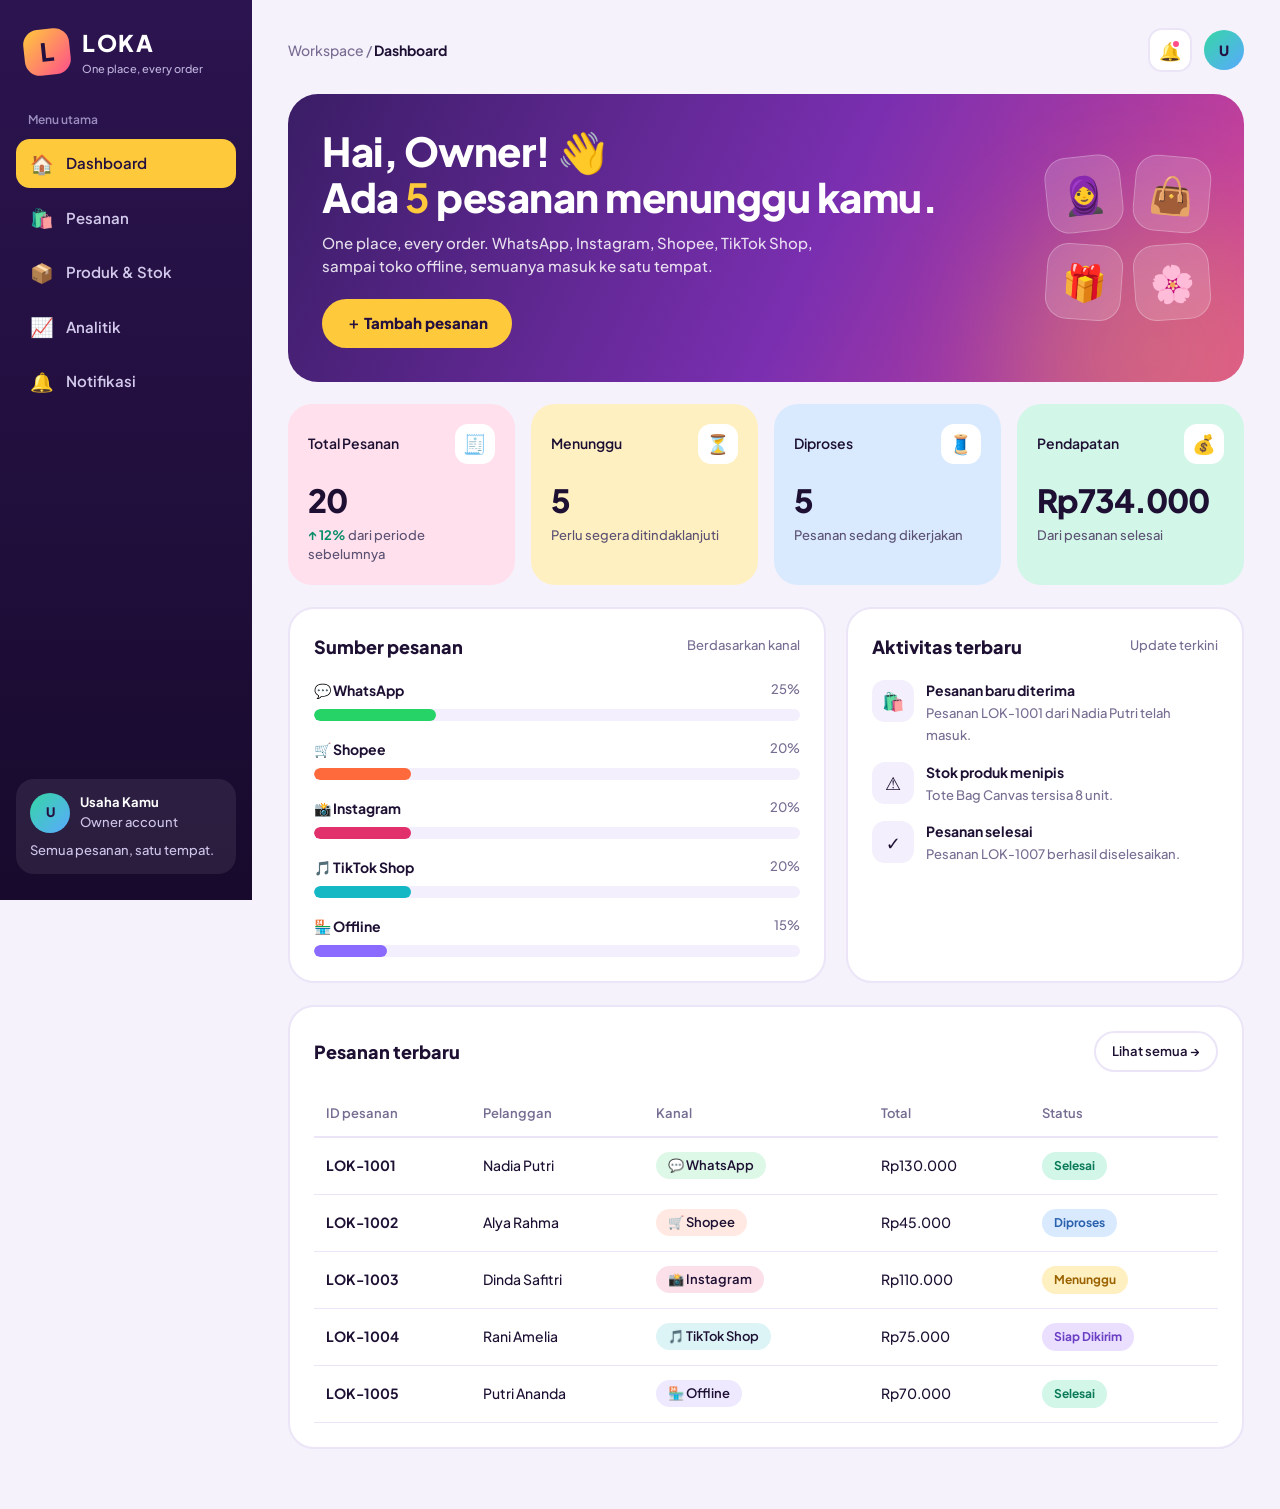
<file: Product Pemrograman/LOKA/index.html>
<!doctype html>
<html lang="id">
<head>
<meta charset="utf-8"><meta name="viewport" content="width=device-width,initial-scale=1">
<title>LOKA — One Place, Every Order</title>
<meta name="theme-color" content="#24103f">
<meta name="description" content="LOKA: satu tempat untuk semua pesanan dari WhatsApp, Instagram, Shopee, TikTok Shop, dan toko offline.">
<link rel="preconnect" href="https://fonts.googleapis.com">
<link href="https://fonts.googleapis.com/css2?family=Plus+Jakarta+Sans:wght@400;500;600;700;800&display=swap" rel="stylesheet">
<link rel="stylesheet" href="styles.css">
</head>
<body>
<div class="app">
<aside class="side">
 <div class="brand"><div class="mark">L</div><div><b>LOKA</b><small>One place, every order</small></div></div>
 <div class="navlabel">Menu utama</div>
 <nav class="nav">
  <button class="active" data-page="dashboard"><span>🏠</span><i class="navtext">Dashboard</i></button>
  <button data-page="orders"><span>🛍️</span><i class="navtext">Pesanan</i></button>
  <button data-page="products"><span>📦</span><i class="navtext">Produk & Stok</i></button>
  <button data-page="analytics"><span>📈</span><i class="navtext">Analitik</i></button>
  <button data-page="notifications"><span>🔔</span><i class="navtext">Notifikasi</i></button>
 </nav>
 <div class="sidefoot"><div class="user"><div class="avatar">U</div><div class="userinfo"><b style="color:white">Usaha Kamu</b><br>Owner account</div></div><div class="hint">Semua pesanan, satu tempat.</div></div>
</aside>
<main class="main">
 <div class="top"><span>Workspace / <b id="crumb">Dashboard</b></span><div class="topright"><button class="iconbtn" onclick="page('notifications')">🔔<span class="dot" id="dot"></span></button><div class="avatar">U</div></div></div>
 <section class="page active" id="dashboard">
  <div class="hero"><div><h1>Hai, Owner! 👋<br>Ada <b id="hw">12</b> pesanan menunggu kamu.</h1><p>One place, every order. WhatsApp, Instagram, Shopee, TikTok Shop, sampai toko offline, semuanya masuk ke satu tempat.</p><button class="cta" onclick="openOrder()">＋ Tambah pesanan</button></div><div class="floaty" aria-hidden="true"><span>🧕</span><span>👜</span><span>🎁</span><span>🌸</span></div></div>
  <div class="stats">
   <div class="stat"><div class="statlabel">Total Pesanan <span class="staticon">🧾</span></div><div class="value" id="total">128</div><div class="note"><strong>↑ 12%</strong> dari periode sebelumnya</div></div>
   <div class="stat"><div class="statlabel">Menunggu <span class="staticon">⏳</span></div><div class="value" id="waiting">12</div><div class="note">Perlu segera ditindaklanjuti</div></div>
   <div class="stat"><div class="statlabel">Diproses <span class="staticon">🧵</span></div><div class="value" id="processingCount">25</div><div class="note">Pesanan sedang dikerjakan</div></div>
   <div class="stat"><div class="statlabel">Pendapatan <span class="staticon">💰</span></div><div class="value" id="revenue">Rp8,5 jt</div><div class="note">Dari pesanan selesai</div></div>
  </div>
  <div class="twocol">
   <div class="panel"><div class="panelhead"><h3>Sumber pesanan</h3><span class="muted">Berdasarkan kanal</span></div><div class="sources" id="sources"></div></div>
   <div class="panel"><div class="panelhead"><h3>Aktivitas terbaru</h3><span class="muted">Update terkini</span></div><div id="activity"></div></div>
  </div>
  <div class="tablepanel"><div class="panelhead"><h3>Pesanan terbaru</h3><button class="secondary" onclick="page('orders')">Lihat semua →</button></div><div style="overflow:auto"><table><thead><tr><th>ID pesanan</th><th>Pelanggan</th><th>Kanal</th><th>Total</th><th>Status</th></tr></thead><tbody id="recent"></tbody></table></div></div>
 </section>
 <section class="page" id="orders">
  <div class="head"><div><h1>Pesanan</h1><p>Kelola pesanan dari semua kanal penjualan dalam satu tempat.</p></div><button class="primary" onclick="openOrder()">＋ Tambah Pesanan</button></div>
  <div class="tablepanel"><div class="panelhead"><h3>Semua pesanan</h3><span class="muted" id="orderCount"></span></div><div class="toolbar"><input id="search" placeholder="Cari ID, pelanggan, atau produk..."><select id="channel"><option value="">Semua kanal</option><option>WhatsApp</option><option>Instagram</option><option>Shopee</option><option>TikTok Shop</option><option>Offline</option></select><select id="statusFilter"><option value="">Semua status</option><option>Menunggu</option><option>Diproses</option><option>Siap Dikirim</option><option>Selesai</option><option>Dibatalkan</option></select><button class="secondary" onclick="resetFilter()">Reset</button></div><div style="overflow:auto"><table><thead><tr><th>ID</th><th>Pelanggan</th><th>Produk</th><th>Kanal</th><th>Total</th><th>Status</th></tr></thead><tbody id="orderRows"></tbody></table></div></div>
 </section>
 <section class="page" id="products">
  <div class="head"><div><h1>Produk & Stok</h1><p>Pantau ketersediaan produk dan kelola inventaris tokomu.</p></div><button class="primary" onclick="openProduct()">＋ Tambah Produk</button></div>
  <div class="stats"><div class="stat"><div class="statlabel">Total Produk</div><div class="value" id="prodTotal">8</div><div class="note">Produk terdaftar</div></div><div class="stat"><div class="statlabel">Stok Menipis</div><div class="value" id="lowTotal">2</div><div class="note">Perlu restock</div></div><div class="stat"><div class="statlabel">Stok Habis</div><div class="value" id="outTotal">1</div><div class="note">Tidak tersedia</div></div><div class="stat"><div class="statlabel">Total Unit Stok</div><div class="value" id="stockTotal">0</div><div class="note">Seluruh produk</div></div></div>
  <div class="toolbar"><input id="productSearch" placeholder="Cari nama produk atau SKU..."><select id="stockFilter"><option value="">Semua stok</option><option value="safe">In Stock</option><option value="low">Low Stock</option><option value="out">Out of Stock</option></select></div><div class="productgrid" id="productGrid"></div>
 </section>
 <section class="page" id="analytics">
  <div class="head"><div><h1>Analitik Penjualan</h1><p>Pahami performa penjualan dan kanal terbaik tokomu.</p></div><span class="muted">Data simulasi</span></div>
  <div class="stats"><div class="stat"><div class="statlabel">Total Pendapatan</div><div class="value" id="aRevenue">Rp0</div><div class="note">Pesanan selesai</div></div><div class="stat"><div class="statlabel">Total Pesanan Selesai</div><div class="value" id="aOrders">0</div><div class="note">Transaksi tercatat</div></div><div class="stat"><div class="statlabel">Produk Terjual</div><div class="value" id="aUnits">0</div><div class="note">Unit pesanan selesai</div></div><div class="stat"><div class="statlabel">Rata-rata Pesanan</div><div class="value" id="aAvg">Rp0</div><div class="note">Average order value</div></div></div>
  <div class="twocol"><div class="panel"><div class="panelhead"><h3>Tren penjualan</h3><span class="muted">7 hari terakhir</span></div><div class="bars" id="bars"></div></div><div class="panel"><div class="panelhead"><h3>Kontribusi kanal</h3><span class="muted">Jumlah pesanan</span></div><div class="sources" id="channelAnalytics"></div></div></div>
 </section>
 <section class="page" id="notifications">
  <div class="head"><div><h1>Notifikasi</h1><p>Pantau pesanan baru dan hal penting dari tokomu.</p></div><button class="secondary" onclick="markAll()">Tandai semua dibaca</button></div>
  <div class="panel"><div class="panelhead"><h3>Semua notifikasi</h3><span class="muted" id="unread"></span></div><div id="notices"></div></div>
 </section>
</main></div>
<div class="modalbg" id="orderModal"><div class="modal"><div class="modalhead"><h2>Tambah pesanan baru</h2><button class="close" onclick="closeModal('orderModal')">×</button></div><form id="orderForm"><div class="formgrid">
<div class="field"><label>Nama pelanggan *</label><input name="customer" required placeholder="Contoh: Nadia Putri"></div>
<div class="field"><label>Nomor telepon</label><input name="phone" placeholder="08xxxxxxxxxx"></div>
<div class="field"><label>Kanal penjualan *</label><select name="channel"><option>WhatsApp</option><option>Instagram</option><option>Shopee</option><option>TikTok Shop</option><option>Offline</option></select></div>
<div class="field"><label>Produk *</label><select name="product" id="orderProduct"></select></div>
<div class="field"><label>Jumlah *</label><input name="qty" type="number" min="1" value="1" required></div>
<div class="field"><label>Harga satuan (Rp)</label><input name="price" type="number" min="0" required></div>
<div class="field full"><label>Alamat pengiriman</label><input name="address" placeholder="Alamat pelanggan"></div>
</div><div class="actions"><button type="button" class="secondary" onclick="closeModal('orderModal')">Batal</button><button class="primary">Simpan Pesanan</button></div></form></div></div>
<div class="modalbg" id="productModal"><div class="modal"><div class="modalhead"><h2>Tambah produk</h2><button class="close" onclick="closeModal('productModal')">×</button></div><form id="productForm"><div class="formgrid"><div class="field full"><label>Nama produk *</label><input name="name" required></div><div class="field"><label>SKU</label><input name="sku"></div><div class="field"><label>Kategori</label><input name="category"></div><div class="field"><label>Harga jual (Rp) *</label><input name="price" type="number" min="0" required></div><div class="field"><label>Stok tersedia *</label><input name="stock" type="number" min="0" required></div></div><div class="actions"><button type="button" class="secondary" onclick="closeModal('productModal')">Batal</button><button class="primary">Simpan Produk</button></div></form></div></div>
<div class="toast" id="toast"></div>
<script src="config.js"></script>
<script src="admin.js"></script></body></html>
</file>
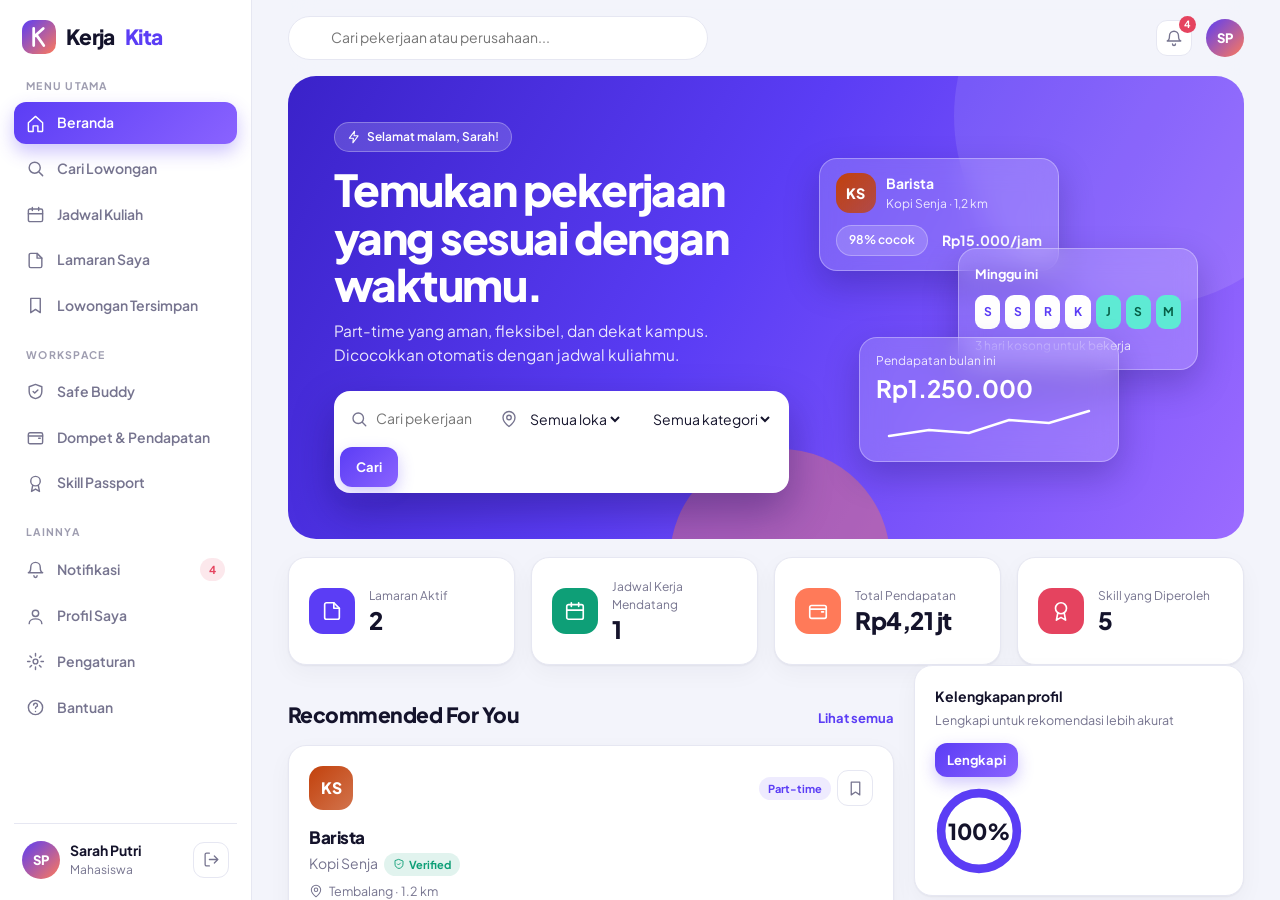
<file: Product Pemrograman/kerjakita_split/kerjakita/index.html>
<!doctype html>
<html lang="id">
<head>
  <meta charset="utf-8">
  <meta name="viewport" content="width=device-width, initial-scale=1">
  <meta http-equiv="refresh" content="0; url=app.html">
  <title>KerjaKita</title>
</head>
<body>
  <p>Membuka KerjaKita… Jika halaman tidak terbuka, <a href="app.html">klik di sini</a>.</p>
</body>
</html>
</file>
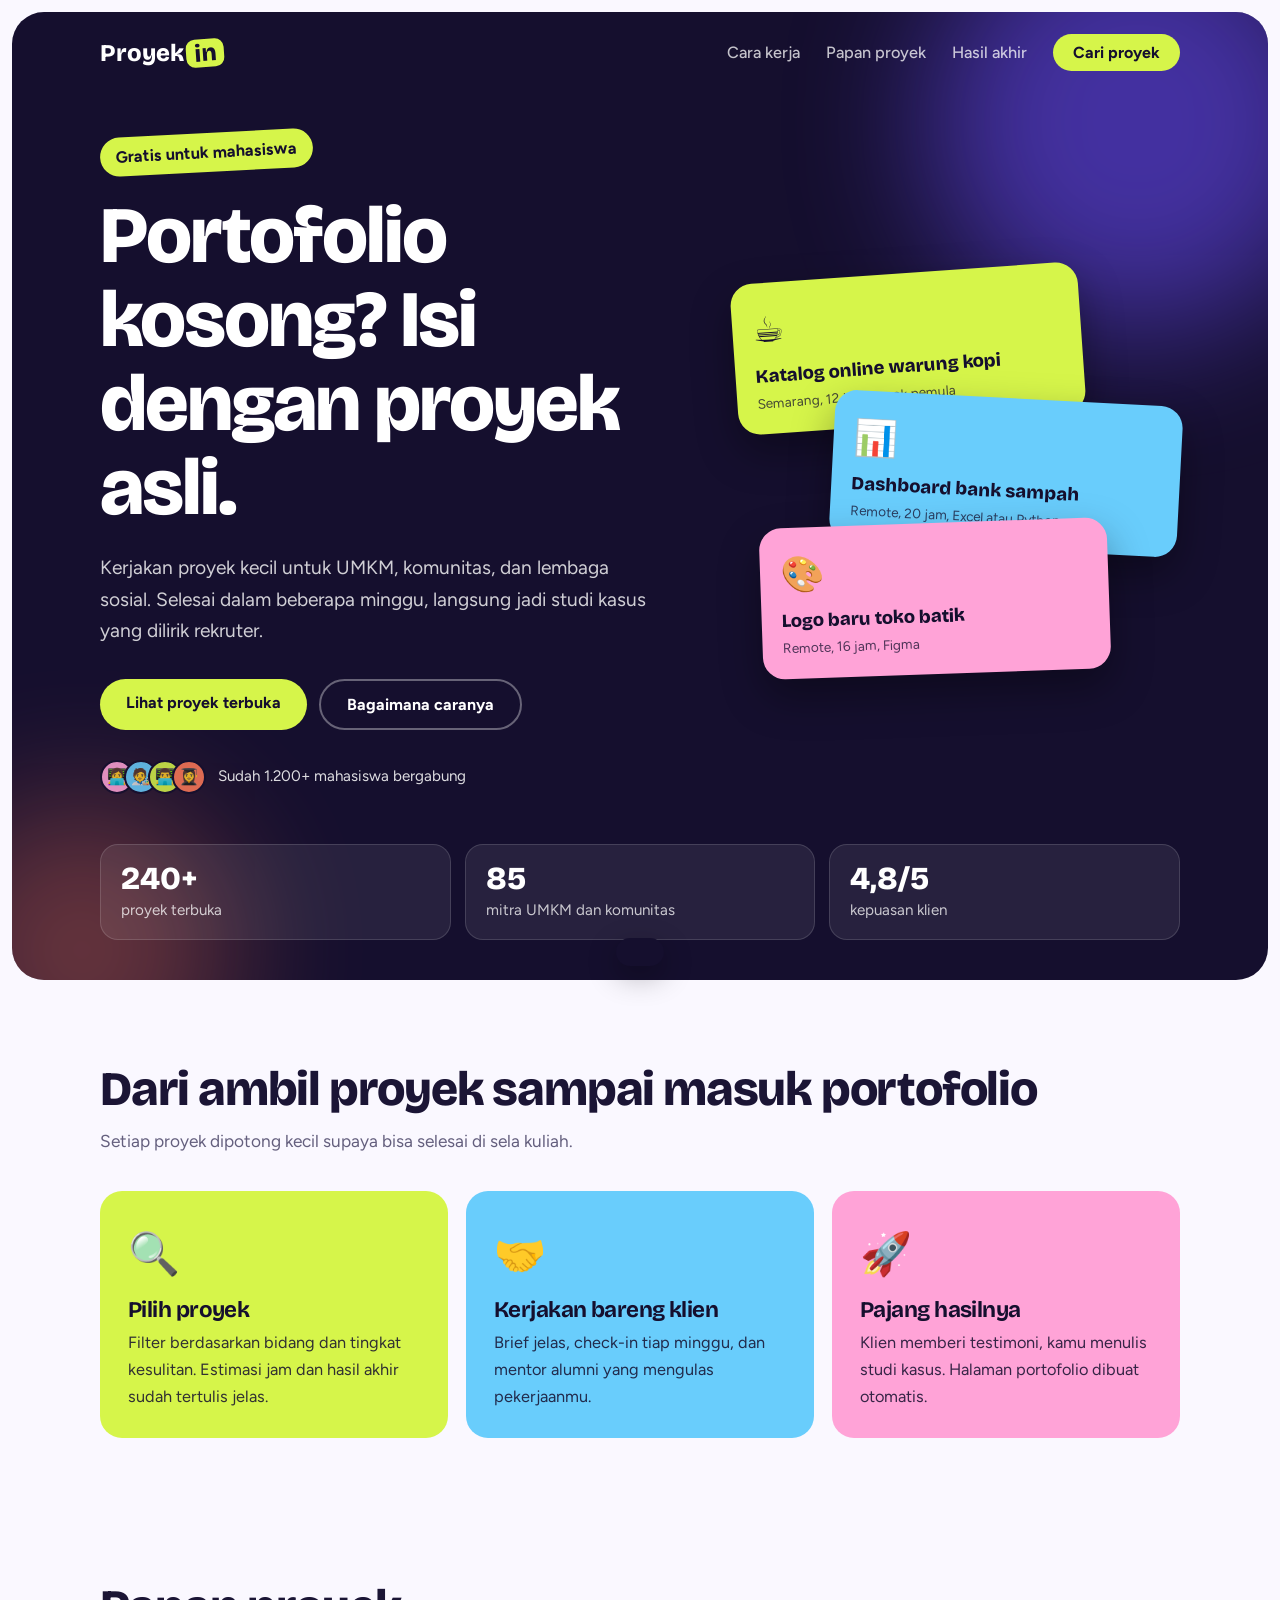
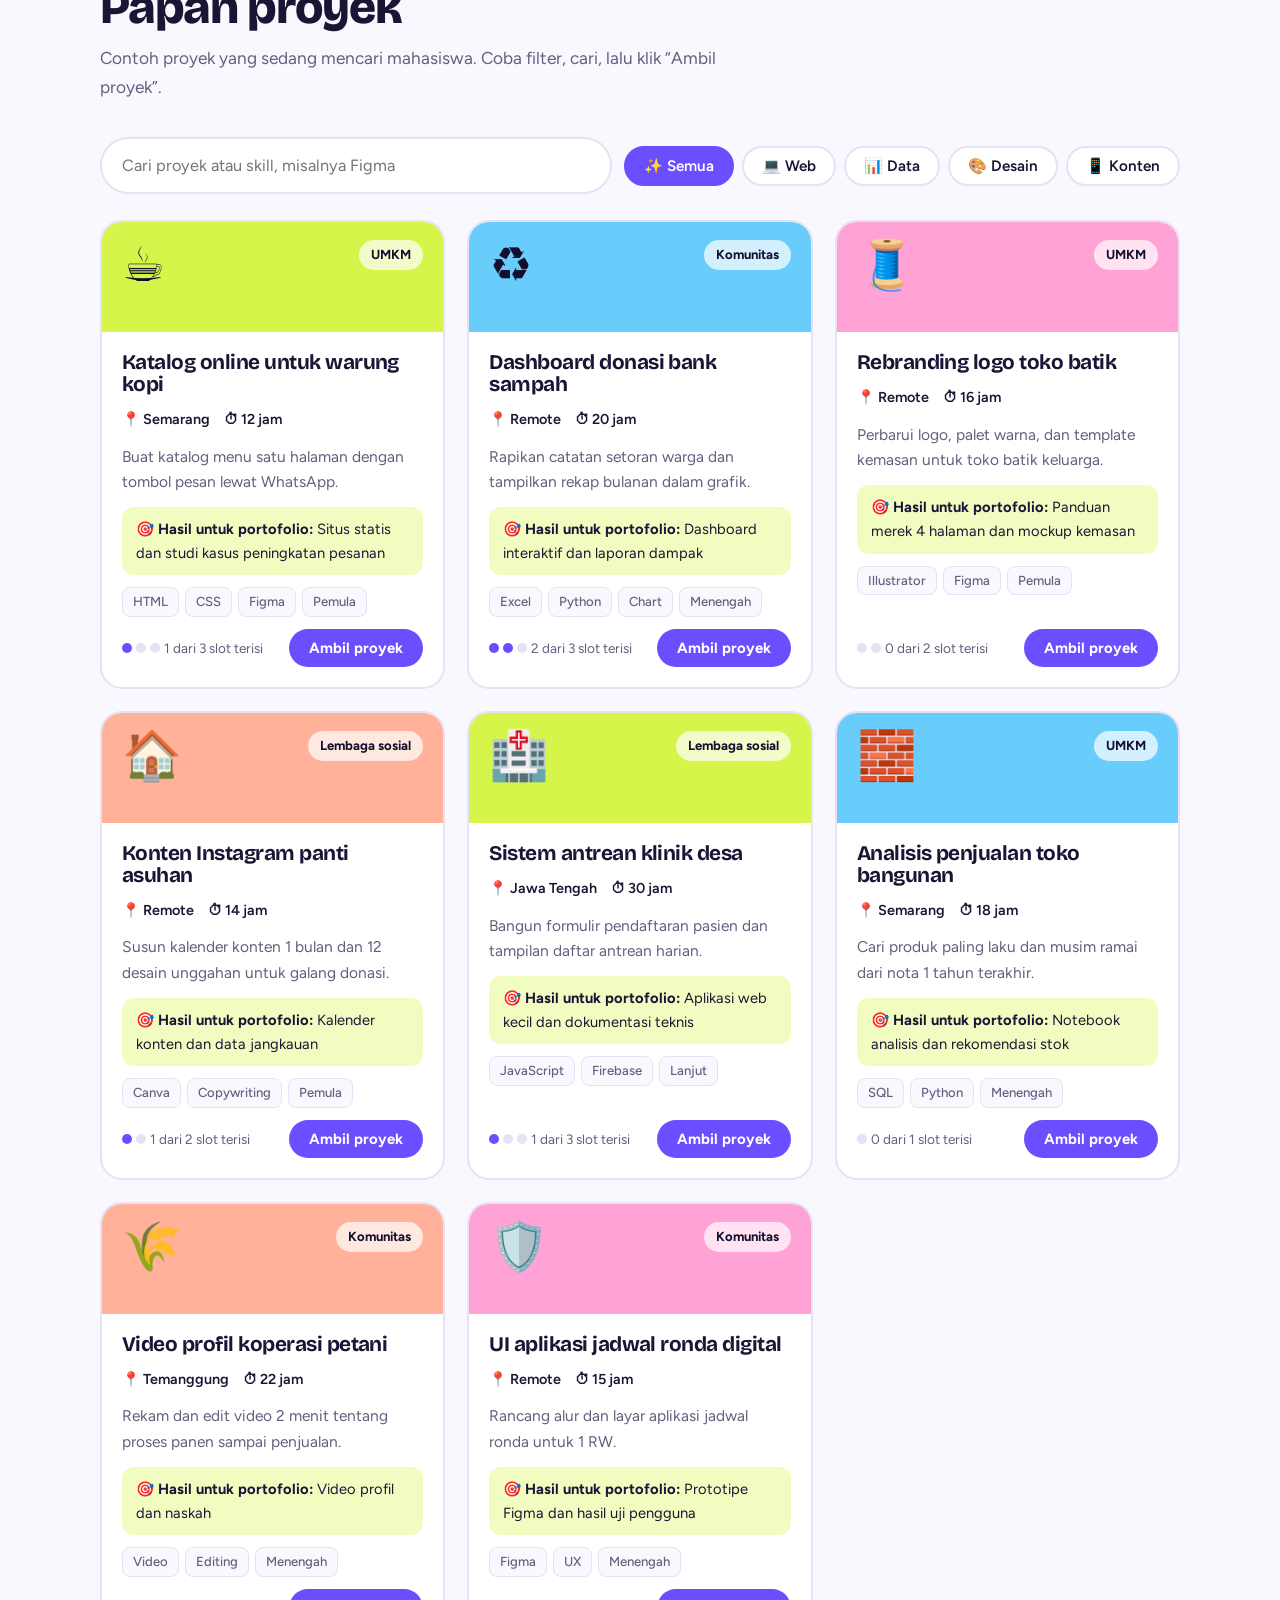
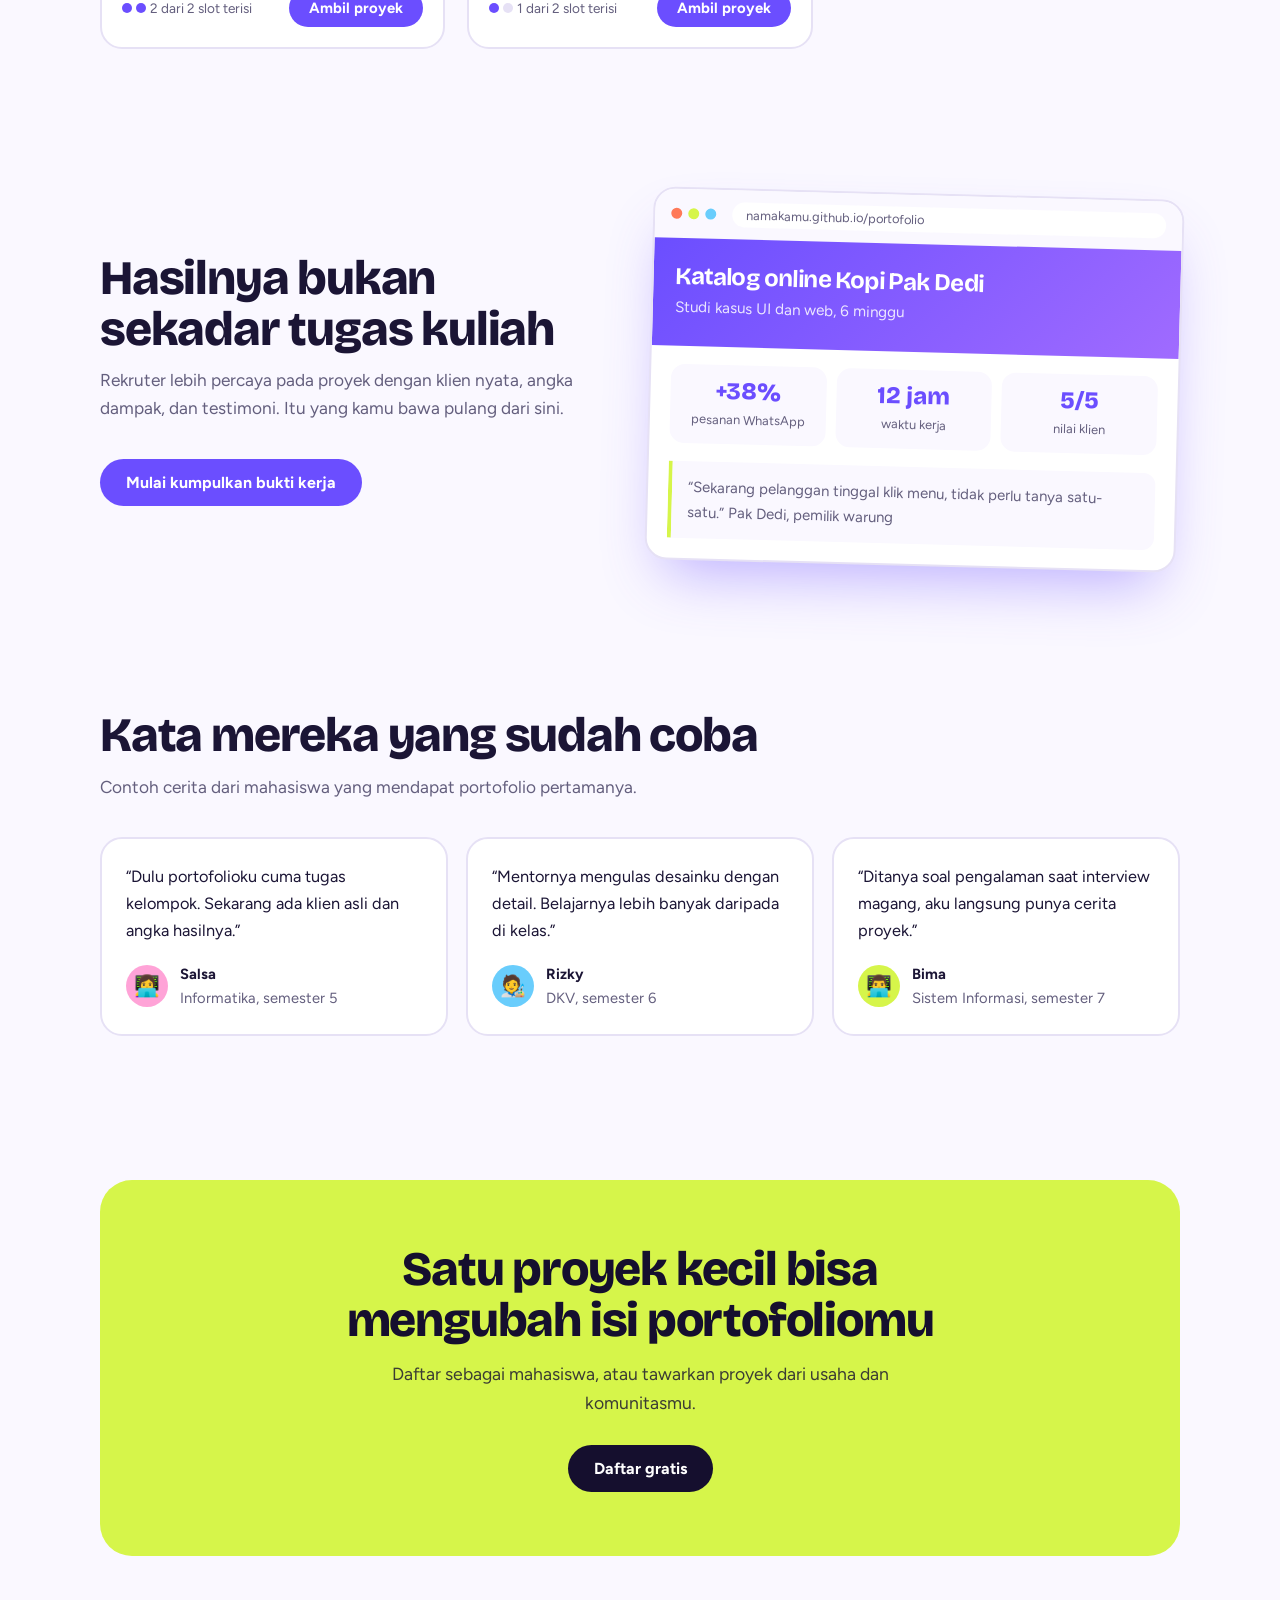
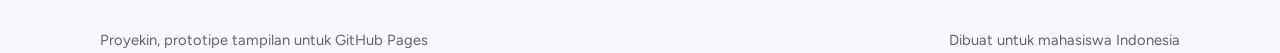
<file: Product Pemrograman/Proyekin/index (4).html>
<!DOCTYPE html>
<html lang="id">
<head>
<meta charset="utf-8">
<meta name="viewport" content="width=device-width, initial-scale=1">
<title>Proyekin: proyek nyata untuk portofolio mahasiswa</title>
<meta name="description" content="Ambil proyek nyata dari UMKM, komunitas, dan lembaga sosial. Selesaikan, lalu tampilkan hasilnya di portofolio.">
<link rel="preconnect" href="https://fonts.googleapis.com">
<link href="https://fonts.googleapis.com/css2?family=Bricolage+Grotesque:opsz,wght@12..96,600;12..96,800&family=Figtree:wght@400;500;600;700&display=swap" rel="stylesheet">
<style>
:root{--bg:#faf8ff;--surface:#fff;--text:#1b1535;--muted:#645f7e;--line:#e6e1f5;--ink:#150f2e;--violet:#6b4eff;--lime:#d6f54a;--coral:#ff7a59;--sky:#69cdfc;--pink:#ffa3d7;--r:22px}
@media(prefers-color-scheme:dark){:root:not([data-theme=light]){--bg:#0f0b21;--surface:#1a1535;--text:#f1eeff;--muted:#a8a2c8;--line:#2d2650}}
*{box-sizing:border-box}html{scroll-behavior:smooth}
body{margin:0;background:var(--bg);color:var(--text);font:400 1.02rem/1.65 Figtree,system-ui,sans-serif}
h1,h2,h3{font-family:'Bricolage Grotesque',Figtree,system-ui,sans-serif;line-height:1.05;margin:0;letter-spacing:-.025em}
a{color:inherit}:focus-visible{outline:3px solid var(--lime);outline-offset:3px}
.wrap{max-width:1120px;margin:0 auto;padding:0 20px}
.btn{display:inline-block;border:0;cursor:pointer;font:700 1rem Figtree,sans-serif;padding:14px 26px;border-radius:999px;background:var(--lime);color:var(--ink);text-decoration:none;transition:transform .15s,box-shadow .15s}
.btn:hover{transform:translateY(-2px);box-shadow:0 8px 0 rgba(0,0,0,.18)}
.btn.line{background:transparent;color:#fff;border:2px solid rgba(255,255,255,.35)}
.btn.violet{background:var(--violet);color:#fff}
/* hero */
.hero{margin:12px;border-radius:32px;background:var(--ink);color:#fff;position:relative;overflow:hidden;padding-bottom:40px}
.hero:before,.hero:after{content:"";position:absolute;border-radius:50%;filter:blur(70px);opacity:.55;pointer-events:none}
.hero:before{width:420px;height:420px;background:var(--violet);right:-80px;top:-100px}
.hero:after{width:300px;height:300px;background:var(--coral);left:-80px;bottom:-120px;opacity:.35}
.hero .wrap{position:relative;z-index:1}
header{display:flex;align-items:center;justify-content:space-between;padding:22px 0}
.logo{font:800 1.5rem 'Bricolage Grotesque',sans-serif;text-decoration:none}
.logo i{font-style:normal;background:var(--lime);color:var(--ink);padding:0 8px;border-radius:9px;margin-left:2px;display:inline-block;transform:rotate(-4deg)}
nav{display:flex;gap:26px;align-items:center;font-weight:500}
nav a{text-decoration:none;opacity:.75}nav a:hover{opacity:1}
nav .btn{padding:9px 20px;opacity:1}
.hgrid{display:grid;grid-template-columns:1.15fr .85fr;gap:30px;align-items:center;padding:40px 0 20px}
.sticker{display:inline-block;background:var(--lime);color:var(--ink);font-weight:700;padding:6px 16px;border-radius:999px;transform:rotate(-3deg);margin-bottom:22px}
.hero h1{font-size:clamp(2.6rem,6.4vw,5rem);font-weight:800}
.hero p{font-size:1.2rem;opacity:.8;max-width:46ch;margin:22px 0 32px}
.cta{display:flex;gap:12px;flex-wrap:wrap}
.proof{display:flex;align-items:center;gap:12px;margin-top:30px;font-size:.95rem;opacity:.85}
.av{display:flex}.av span{width:34px;height:34px;border-radius:50%;border:2px solid var(--ink);margin-left:-10px;display:grid;place-items:center;font-size:1rem}
.av span:first-child{margin:0}
.float{position:relative;min-height:380px}
.fc{position:absolute;width:78%;border-radius:22px;padding:18px 20px;color:var(--ink);box-shadow:0 18px 40px rgba(0,0,0,.35);animation:fl 5s ease-in-out infinite}
.fc b{font:800 1.15rem 'Bricolage Grotesque',sans-serif;display:block;margin:6px 0 2px}
.fc small{opacity:.75}.fc .em{font-size:2.2rem}
.fc.a{background:var(--lime);top:0;left:0;transform:rotate(-4deg)}
.fc.b{background:var(--sky);top:125px;right:0;transform:rotate(3deg);animation-delay:-1.6s}
.fc.c{background:var(--pink);top:250px;left:6%;transform:rotate(-2deg);animation-delay:-3.2s}
@keyframes fl{50%{translate:0 -12px}}
.stats{display:grid;grid-template-columns:repeat(3,1fr);gap:14px;margin-top:30px}
.stats div{background:rgba(255,255,255,.08);border:1px solid rgba(255,255,255,.14);border-radius:18px;padding:16px 20px}
.stats b{font:800 2rem 'Bricolage Grotesque',sans-serif;display:block;line-height:1.1}
.stats span{opacity:.75;font-size:.95rem}
/* sections */
section{padding:72px 0}
section h2{font-size:clamp(1.9rem,4vw,3rem);font-weight:800;margin-bottom:12px}
.lead{color:var(--muted);max-width:56ch;margin:0 0 36px;font-size:1.08rem}
.steps{display:grid;grid-template-columns:repeat(3,1fr);gap:18px}
.step{border-radius:var(--r);padding:28px;color:var(--ink)}
.step:nth-child(1){background:var(--lime)}.step:nth-child(2){background:var(--sky)}.step:nth-child(3){background:var(--pink)}
.step .em{font-size:2.6rem;display:block;margin-bottom:10px}
.step h3{font-size:1.4rem;margin-bottom:8px}.step p{margin:0;opacity:.85}
.tools{display:flex;gap:12px;flex-wrap:wrap;margin-bottom:26px;align-items:center}
.tools input{flex:1 1 240px;padding:13px 20px;border-radius:999px;border:2px solid var(--line);background:var(--surface);color:var(--text);font:inherit}
.tools input:focus{border-color:var(--violet);outline:0}
#chips{display:flex;gap:8px;flex-wrap:wrap}
.chip{border:2px solid var(--line);background:var(--surface);color:var(--text);padding:9px 18px;border-radius:999px;font:600 .95rem Figtree,sans-serif;cursor:pointer;transition:.15s}
.chip:hover{border-color:var(--violet)}
.chip[aria-pressed=true]{background:var(--violet);border-color:var(--violet);color:#fff}
.grid{display:grid;grid-template-columns:repeat(auto-fill,minmax(310px,1fr));gap:22px}
.card{background:var(--surface);border:2px solid var(--line);border-radius:var(--r);overflow:hidden;display:flex;flex-direction:column;transition:transform .2s,border-color .2s}
.card:hover{transform:translateY(-6px);border-color:var(--violet)}
.band{display:flex;justify-content:space-between;align-items:flex-start;padding:18px 20px;height:110px;color:var(--ink)}
.band .em{font-size:3rem;line-height:1}
.badge{background:rgba(255,255,255,.7);font-weight:700;font-size:.82rem;padding:4px 12px;border-radius:999px}
.body{padding:20px;display:flex;flex-direction:column;gap:12px;flex:1}
.card h3{font-size:1.3rem}
.card p{margin:0;color:var(--muted);font-size:.97rem}
.meta{display:flex;gap:14px;font-size:.9rem;font-weight:600}
.out{background:color-mix(in srgb,var(--lime) 35%,transparent);border-radius:12px;padding:10px 14px;font-size:.92rem}
.tags{display:flex;gap:6px;flex-wrap:wrap}
.tags span{font-size:.82rem;font-weight:500;background:var(--bg);border:1px solid var(--line);padding:3px 10px;border-radius:8px;color:var(--muted)}
.foot{margin-top:auto;display:flex;justify-content:space-between;align-items:center;gap:10px}
.slots{font-size:.85rem;color:var(--muted)}.slots i{display:inline-block;width:10px;height:10px;border-radius:50%;background:var(--line);margin-right:4px}.slots i.on{background:var(--violet)}
.card .btn{padding:10px 20px;font-size:.93rem;background:var(--violet);color:#fff}
.card .btn[aria-pressed=true]{background:var(--lime);color:var(--ink)}
.empty{grid-column:1/-1;padding:40px;text-align:center;color:var(--muted);border:2px dashed var(--line);border-radius:var(--r)}
/* portfolio */
.folio{display:grid;grid-template-columns:1fr 1.05fr;gap:44px;align-items:center}
.browser{background:var(--surface);border-radius:var(--r);box-shadow:0 30px 60px -20px rgba(107,78,255,.45);overflow:hidden;border:2px solid var(--line);transform:rotate(1.5deg)}
.bar{display:flex;gap:6px;padding:12px 16px;background:var(--bg);align-items:center}
.bar b{width:11px;height:11px;border-radius:50%}.bar b:nth-child(1){background:var(--coral)}.bar b:nth-child(2){background:var(--lime)}.bar b:nth-child(3){background:var(--sky)}
.bar span{margin-left:10px;font-size:.8rem;color:var(--muted);background:var(--surface);padding:2px 14px;border-radius:99px;flex:1}
.ph{background:linear-gradient(135deg,var(--violet),#a06bff);color:#fff;padding:26px 22px}
.ph h3{font-size:1.5rem}.ph p{margin:6px 0 0;opacity:.85;font-size:.95rem}
.res{display:grid;grid-template-columns:repeat(3,1fr);gap:10px;padding:18px 20px}
.res div{text-align:center;background:var(--bg);border-radius:14px;padding:12px 6px}
.res b{font:800 1.5rem 'Bricolage Grotesque',sans-serif;color:var(--violet);display:block}.res span{font-size:.8rem;color:var(--muted)}
.quote{margin:0 20px 20px;padding:14px 16px;border-left:4px solid var(--lime);background:var(--bg);border-radius:0 12px 12px 0;font-size:.93rem;color:var(--muted)}
.tgrid{display:grid;grid-template-columns:repeat(3,1fr);gap:18px}
.tc{background:var(--surface);border:2px solid var(--line);border-radius:var(--r);padding:24px}
.tc p{margin:0 0 18px;font-size:1.02rem}
.who{display:flex;align-items:center;gap:12px;font-size:.92rem;color:var(--muted)}.who b{color:var(--text);display:block}
.who span{width:42px;height:42px;border-radius:50%;display:grid;place-items:center;font-size:1.3rem}
.final{border-radius:32px;background:var(--lime);color:var(--ink);padding:64px 28px;text-align:center;position:relative;overflow:hidden}
.final h2{max-width:20ch;margin:0 auto 14px}.final p{max-width:46ch;margin:0 auto 28px;opacity:.8;font-size:1.1rem}
.final .btn{background:var(--ink);color:#fff}
footer{padding:36px 0 48px;color:var(--muted);font-size:.92rem;display:flex;justify-content:space-between;flex-wrap:wrap;gap:10px}
.toast{position:fixed;left:50%;bottom:24px;transform:translate(-50%,90px);background:var(--ink);color:#fff;padding:14px 24px;border-radius:999px;transition:transform .3s;font-weight:600;z-index:9;box-shadow:0 10px 30px rgba(0,0,0,.3)}
.toast.on{transform:translate(-50%,0)}
@media(max-width:860px){.hgrid,.folio{grid-template-columns:1fr}.steps,.tgrid{grid-template-columns:1fr}nav a:not(.btn){display:none}.float{min-height:370px}.stats b{font-size:1.5rem}}
@media(prefers-reduced-motion:reduce){*{animation:none!important;transition:none!important;scroll-behavior:auto!important}}
</style>
</head>
<body>
<div class="hero">
<div class="wrap">
  <header>
    <a class="logo" href="#">Proyek<i>in</i></a>
    <nav><a href="#cara">Cara kerja</a><a href="#proyek">Papan proyek</a><a href="#hasil">Hasil akhir</a><a class="btn" href="#proyek">Cari proyek</a></nav>
  </header>
  <div class="hgrid">
    <div>
      <span class="sticker">Gratis untuk mahasiswa</span>
      <h1>Portofolio kosong? Isi dengan proyek asli.</h1>
      <p>Kerjakan proyek kecil untuk UMKM, komunitas, dan lembaga sosial. Selesai dalam beberapa minggu, langsung jadi studi kasus yang dilirik rekruter.</p>
      <div class="cta"><a class="btn" href="#proyek">Lihat proyek terbuka</a><a class="btn line" href="#cara">Bagaimana caranya</a></div>
      <div class="proof"><div class="av"><span style="background:#ffa3d7">👩‍💻</span><span style="background:#69cdfc">🧑‍🎨</span><span style="background:#d6f54a">👨‍💻</span><span style="background:#ff7a59">👩‍🎓</span></div>Sudah 1.200+ mahasiswa bergabung</div>
    </div>
    <div class="float" aria-hidden="true">
      <div class="fc a"><span class="em">☕</span><b>Katalog online warung kopi</b><small>Semarang, 12 jam, cocok pemula</small></div>
      <div class="fc b"><span class="em">📊</span><b>Dashboard bank sampah</b><small>Remote, 20 jam, Excel atau Python</small></div>
      <div class="fc c"><span class="em">🎨</span><b>Logo baru toko batik</b><small>Remote, 16 jam, Figma</small></div>
    </div>
  </div>
  <div class="stats"><div><b>240+</b><span>proyek terbuka</span></div><div><b>85</b><span>mitra UMKM dan komunitas</span></div><div><b>4,8/5</b><span>kepuasan klien</span></div></div>
</div>
</div>

<main class="wrap">
<section id="cara">
  <h2>Dari ambil proyek sampai masuk portofolio</h2>
  <p class="lead">Setiap proyek dipotong kecil supaya bisa selesai di sela kuliah.</p>
  <div class="steps">
    <div class="step"><span class="em">🔍</span><h3>Pilih proyek</h3><p>Filter berdasarkan bidang dan tingkat kesulitan. Estimasi jam dan hasil akhir sudah tertulis jelas.</p></div>
    <div class="step"><span class="em">🤝</span><h3>Kerjakan bareng klien</h3><p>Brief jelas, check-in tiap minggu, dan mentor alumni yang mengulas pekerjaanmu.</p></div>
    <div class="step"><span class="em">🚀</span><h3>Pajang hasilnya</h3><p>Klien memberi testimoni, kamu menulis studi kasus. Halaman portofolio dibuat otomatis.</p></div>
  </div>
</section>

<section id="proyek">
  <h2>Papan proyek</h2>
  <p class="lead">Contoh proyek yang sedang mencari mahasiswa. Coba filter, cari, lalu klik “Ambil proyek”.</p>
  <div class="tools">
    <input id="q" type="search" placeholder="Cari proyek atau skill, misalnya Figma" aria-label="Cari proyek">
    <div id="chips" role="group" aria-label="Filter bidang"></div>
  </div>
  <div class="grid" id="grid" aria-live="polite"></div>
</section>

<section id="hasil">
  <div class="folio">
    <div>
      <h2>Hasilnya bukan sekadar tugas kuliah</h2>
      <p class="lead">Rekruter lebih percaya pada proyek dengan klien nyata, angka dampak, dan testimoni. Itu yang kamu bawa pulang dari sini.</p>
      <a class="btn violet" href="#proyek">Mulai kumpulkan bukti kerja</a>
    </div>
    <div class="browser" aria-label="Contoh halaman portofolio">
      <div class="bar"><b></b><b></b><b></b><span>namakamu.github.io/portofolio</span></div>
      <div class="ph"><h3>Katalog online Kopi Pak Dedi</h3><p>Studi kasus UI dan web, 6 minggu</p></div>
      <div class="res"><div><b>+38%</b><span>pesanan WhatsApp</span></div><div><b>12 jam</b><span>waktu kerja</span></div><div><b>5/5</b><span>nilai klien</span></div></div>
      <div class="quote">“Sekarang pelanggan tinggal klik menu, tidak perlu tanya satu-satu.” Pak Dedi, pemilik warung</div>
    </div>
  </div>
</section>

<section>
  <h2>Kata mereka yang sudah coba</h2>
  <p class="lead">Contoh cerita dari mahasiswa yang mendapat portofolio pertamanya.</p>
  <div class="tgrid">
    <div class="tc"><p>“Dulu portofolioku cuma tugas kelompok. Sekarang ada klien asli dan angka hasilnya.”</p><div class="who"><span style="background:#ffa3d7">👩‍💻</span><div><b>Salsa</b>Informatika, semester 5</div></div></div>
    <div class="tc"><p>“Mentornya mengulas desainku dengan detail. Belajarnya lebih banyak daripada di kelas.”</p><div class="who"><span style="background:#69cdfc">🧑‍🎨</span><div><b>Rizky</b>DKV, semester 6</div></div></div>
    <div class="tc"><p>“Ditanya soal pengalaman saat interview magang, aku langsung punya cerita proyek.”</p><div class="who"><span style="background:#d6f54a">👨‍💻</span><div><b>Bima</b>Sistem Informasi, semester 7</div></div></div>
  </div>
</section>

<section>
  <div class="final">
    <h2>Satu proyek kecil bisa mengubah isi portofoliomu</h2>
    <p>Daftar sebagai mahasiswa, atau tawarkan proyek dari usaha dan komunitasmu.</p>
    <a class="btn" href="#proyek">Daftar gratis</a>
  </div>
</section>
</main>

<footer class="wrap"><span>Proyekin, prototipe tampilan untuk GitHub Pages</span><span>Dibuat untuk mahasiswa Indonesia</span></footer>
<div class="toast" id="toast" role="status"></div>

<script>
const C={Web:['#d6f54a','💻'],Data:['#69cdfc','📊'],Desain:['#ffa3d7','🎨'],Konten:['#ffb199','📱']};
const P=[
{id:1,e:'☕',t:'Katalog online untuk warung kopi',c:'Web',k:'UMKM',lok:'Semarang',h:12,l:'Pemula',s3:[1,3],d:'Buat katalog menu satu halaman dengan tombol pesan lewat WhatsApp.',o:'Situs statis dan studi kasus peningkatan pesanan',s:['HTML','CSS','Figma']},
{id:2,e:'♻️',t:'Dashboard donasi bank sampah',c:'Data',k:'Komunitas',lok:'Remote',h:20,l:'Menengah',s3:[2,3],d:'Rapikan catatan setoran warga dan tampilkan rekap bulanan dalam grafik.',o:'Dashboard interaktif dan laporan dampak',s:['Excel','Python','Chart']},
{id:3,e:'🧵',t:'Rebranding logo toko batik',c:'Desain',k:'UMKM',lok:'Remote',h:16,l:'Pemula',s3:[0,2],d:'Perbarui logo, palet warna, dan template kemasan untuk toko batik keluarga.',o:'Panduan merek 4 halaman dan mockup kemasan',s:['Illustrator','Figma']},
{id:4,e:'🏠',t:'Konten Instagram panti asuhan',c:'Konten',k:'Lembaga sosial',lok:'Remote',h:14,l:'Pemula',s3:[1,2],d:'Susun kalender konten 1 bulan dan 12 desain unggahan untuk galang donasi.',o:'Kalender konten dan data jangkauan',s:['Canva','Copywriting']},
{id:5,e:'🏥',t:'Sistem antrean klinik desa',c:'Web',k:'Lembaga sosial',lok:'Jawa Tengah',h:30,l:'Lanjut',s3:[1,3],d:'Bangun formulir pendaftaran pasien dan tampilan daftar antrean harian.',o:'Aplikasi web kecil dan dokumentasi teknis',s:['JavaScript','Firebase']},
{id:6,e:'🧱',t:'Analisis penjualan toko bangunan',c:'Data',k:'UMKM',lok:'Semarang',h:18,l:'Menengah',s3:[0,1],d:'Cari produk paling laku dan musim ramai dari nota 1 tahun terakhir.',o:'Notebook analisis dan rekomendasi stok',s:['SQL','Python']},
{id:7,e:'🌾',t:'Video profil koperasi petani',c:'Konten',k:'Komunitas',lok:'Temanggung',h:22,l:'Menengah',s3:[2,2],d:'Rekam dan edit video 2 menit tentang proses panen sampai penjualan.',o:'Video profil dan naskah',s:['Video','Editing']},
{id:8,e:'🛡️',t:'UI aplikasi jadwal ronda digital',c:'Desain',k:'Komunitas',lok:'Remote',h:15,l:'Menengah',s3:[1,2],d:'Rancang alur dan layar aplikasi jadwal ronda untuk 1 RW.',o:'Prototipe Figma dan hasil uji pengguna',s:['Figma','UX']}
];
const cats=['Semua',...Object.keys(C)];let cat='Semua',q='';const taken=new Set();
const $=s=>document.querySelector(s);
cats.forEach(c=>{const b=document.createElement('button');b.className='chip';b.textContent=(C[c]?C[c][1]+' ':'✨ ')+c;b.setAttribute('aria-pressed',c==='Semua');b.onclick=()=>{cat=c;[...$('#chips').children].forEach(x=>x.setAttribute('aria-pressed',x===b));render()};$('#chips').appendChild(b)});
$('#q').oninput=e=>{q=e.target.value.toLowerCase();render()};
const esc=s=>s.replace(/[&<>"]/g,m=>({'&':'&amp;','<':'&lt;','>':'&gt;','"':'&quot;'}[m]));
function render(){
  const list=P.filter(p=>(cat==='Semua'||p.c===cat)&&(p.t+p.d+p.s.join(' ')).toLowerCase().includes(q));
  $('#grid').innerHTML=list.length?list.map(p=>{const[n,tot]=p.s3;const on=taken.has(p.id);
  return `<article class="card"><div class="band" style="background:${C[p.c][0]}"><span class="em">${p.e}</span><span class="badge">${esc(p.k)}</span></div>
  <div class="body"><h3>${esc(p.t)}</h3><div class="meta"><span>📍 ${esc(p.lok)}</span><span>⏱ ${p.h} jam</span></div>
  <p>${esc(p.d)}</p><div class="out">🎯 <b>Hasil untuk portofolio:</b> ${esc(p.o)}</div>
  <div class="tags">${p.s.map(x=>`<span>${esc(x)}</span>`).join('')}<span>${p.l}</span></div>
  <div class="foot"><span class="slots">${Array.from({length:tot},(_,i)=>`<i class="${i<n?'on':''}"></i>`).join('')}${n} dari ${tot} slot terisi</span>
  <button class="btn" data-id="${p.id}" aria-pressed="${on}">${on?'Sudah diambil ✓':'Ambil proyek'}</button></div></div></article>`}).join(''):'<div class="empty">Belum ada proyek yang cocok. Coba kata kunci lain atau pilih Semua.</div>';
  document.querySelectorAll('.card .btn').forEach(b=>b.onclick=()=>{const id=+b.dataset.id;taken.has(id)?taken.delete(id):taken.add(id);toast(taken.has(id)?'Proyek diambil. Klien akan menghubungimu.':'Proyek dilepas.');render()});
}
let tt;function toast(m){const t=$('#toast');t.textContent=m;t.classList.add('on');clearTimeout(tt);tt=setTimeout(()=>t.classList.remove('on'),2200)}
render();
</script>
</body>
</html>
</file>
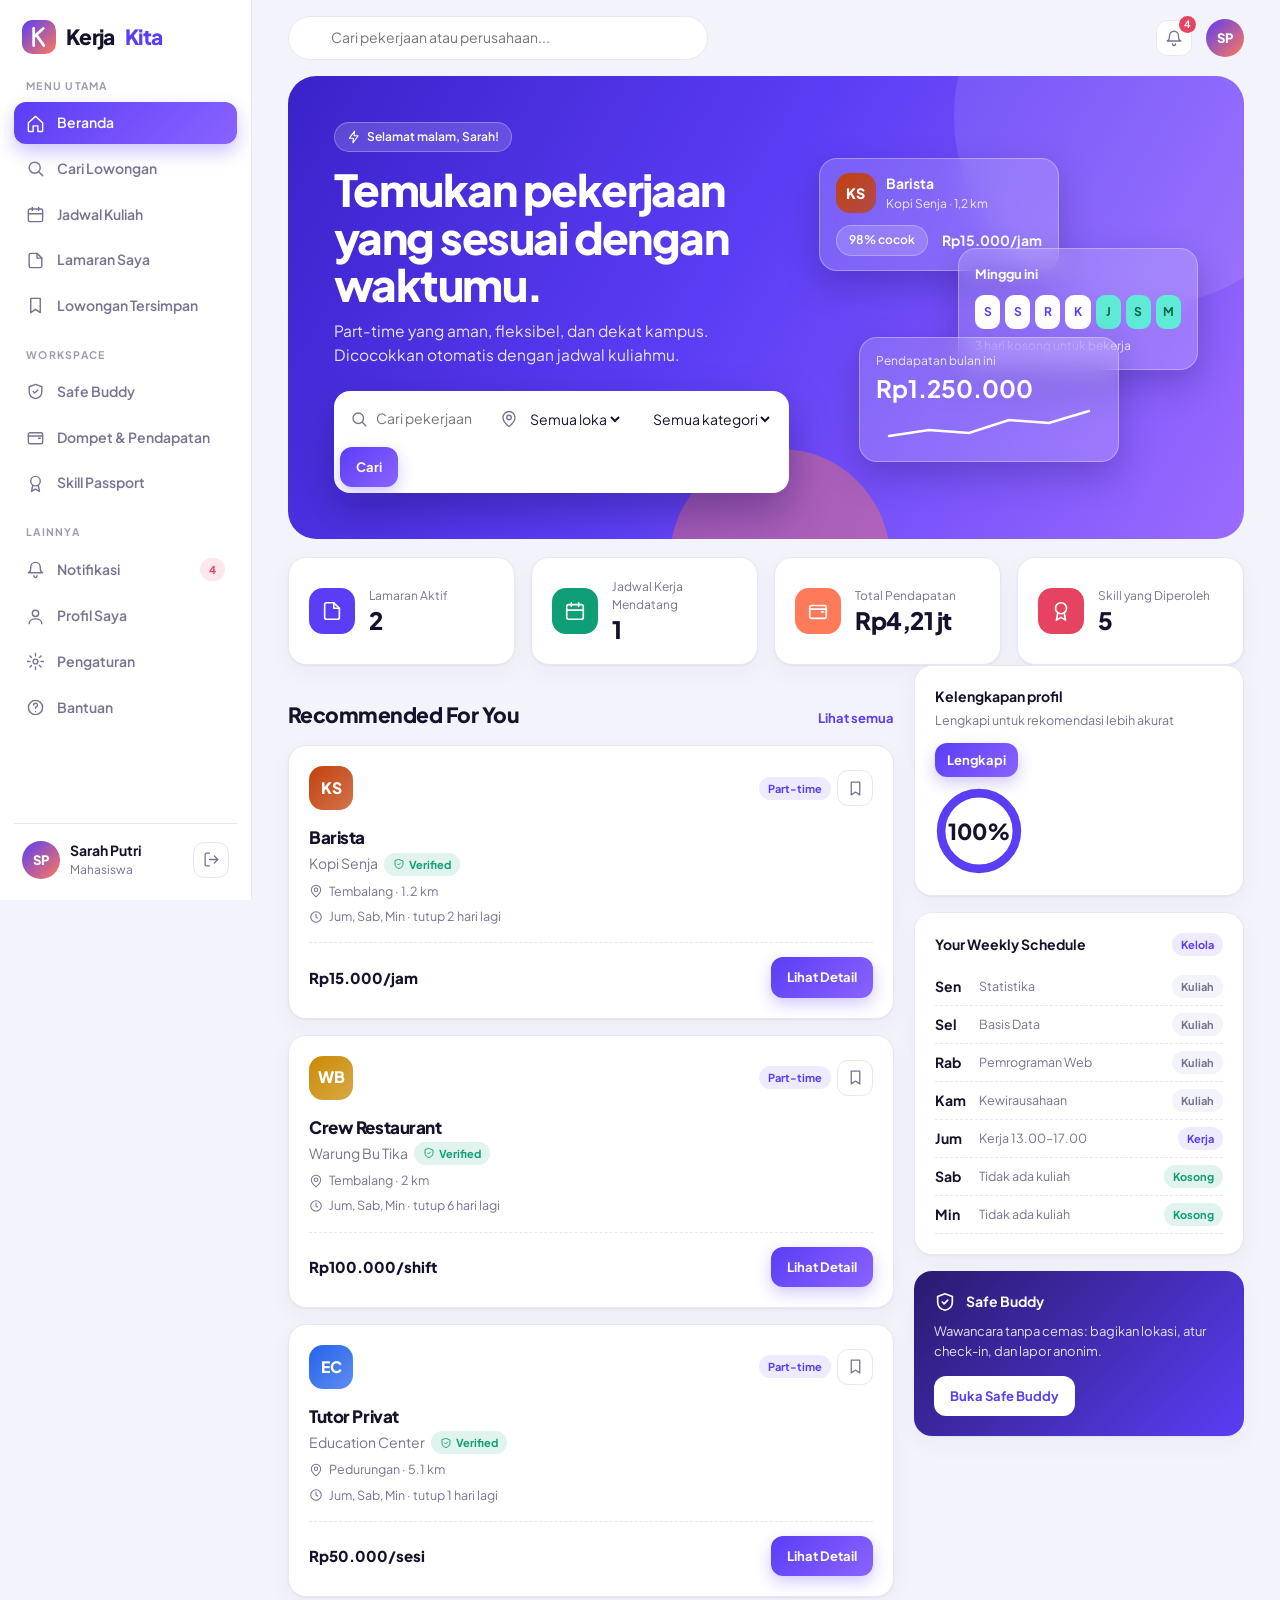
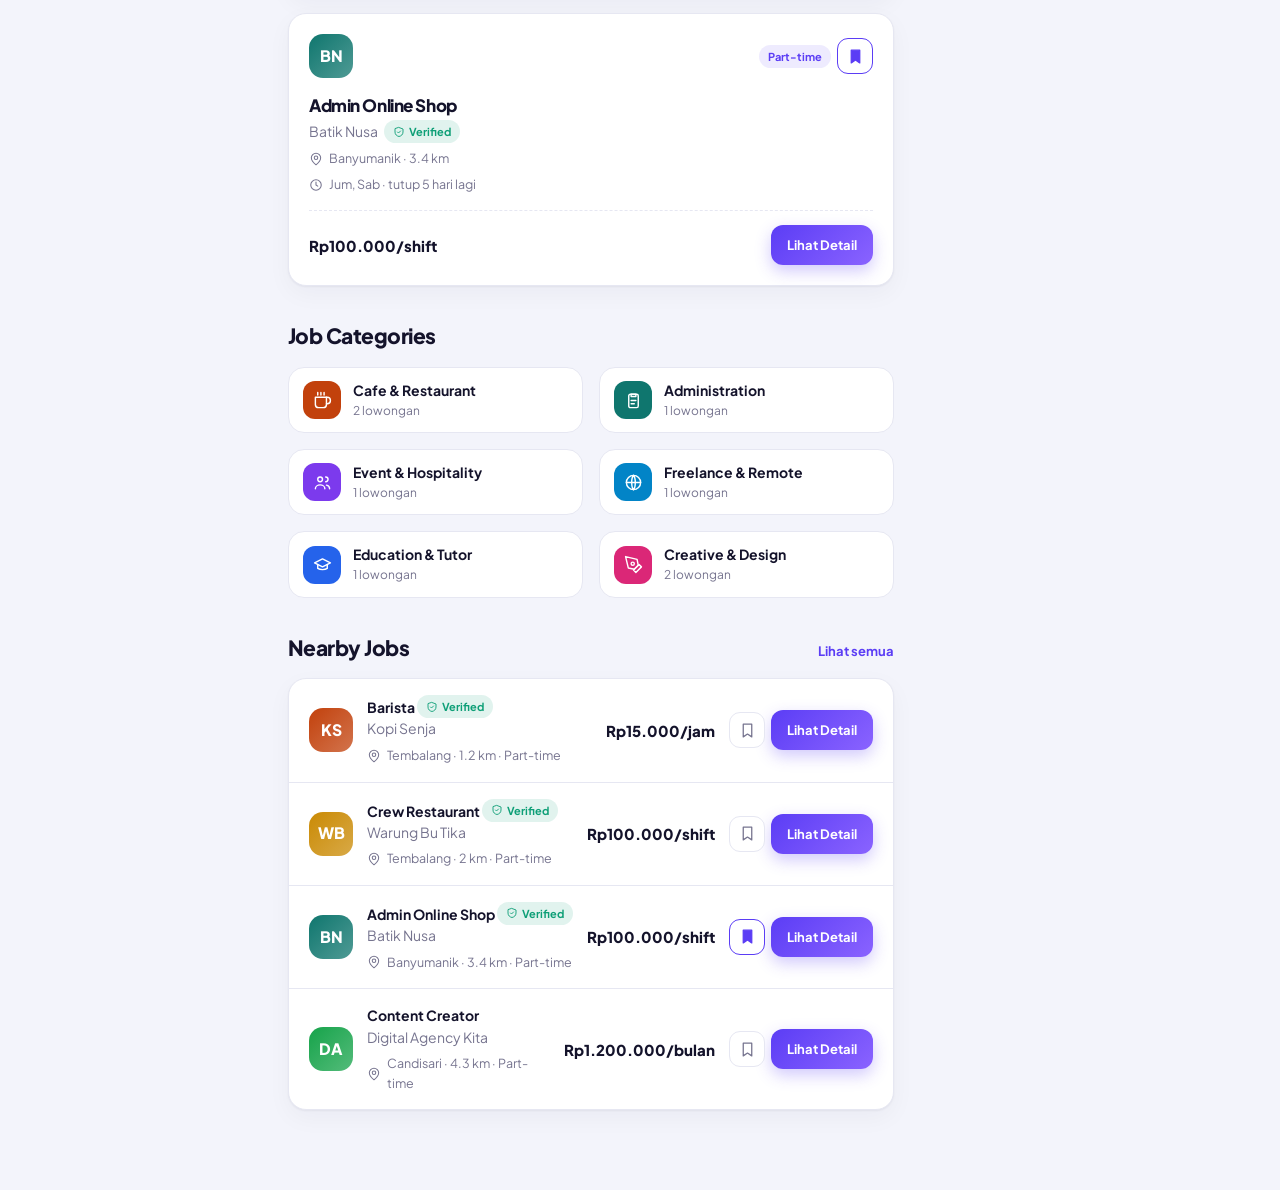
<file: Product Pemrograman/kerjakita_split/kerjakita/app.html>
<!doctype html>
<html lang="id">
<head>
  <meta charset="utf-8">
  <meta name="viewport" content="width=device-width, initial-scale=1, viewport-fit=cover">
  <meta name="theme-color" content="#5B3DF5">
  <title>KerjaKita</title>
  <link rel="preconnect" href="https://fonts.googleapis.com">
  <link rel="preconnect" href="https://fonts.gstatic.com" crossorigin>
  <link href="https://fonts.googleapis.com/css2?family=Plus+Jakarta+Sans:wght@400;500;600;700;800&display=swap" rel="stylesheet">
  <link rel="stylesheet" href="style.css">
</head>
<body>
  <div class="side" id="sd"></div>
  <div class="main">
    <div class="top">
      <button class="ib2 mb" id="mn"></button>
      <div class="sb" id="sbx"><input id="gs" placeholder="Cari pekerjaan atau perusahaan..."></div>
      <div style="flex:1"></div>
      <a href="#notif" class="ib2" id="nb"></a>
      <div class="av" id="av"></div>
    </div>
    <div id="pg"></div>
  </div>
  <div id="tt"></div>
  <script src="config.js"></script>
  <script src="app.js"></script>
</body>
</html>
</file>
<file: Product Pemrograman/LOKA/styles.css>
:root{--plum:#24103f;--pink:#ff4f8b;--coral:#ff7a59;--sun:#ffc93c;--mint:#35d6a5;--sky:#5aa9ff;--violet:#7b5cff;--bg:#f5f2fc;--card:#fff;--ink:#1d1033;--muted:#776d92;--line:#ebe5f7;--soft:#f3effc}
*{box-sizing:border-box}
body{margin:0;background:var(--bg);color:var(--ink);font:500 15px/1.5 'Plus Jakarta Sans',system-ui,sans-serif}
button,input,select{font:inherit;color:inherit}button{cursor:pointer}
:focus-visible{outline:3px solid var(--violet);outline-offset:2px}
.app{display:flex;min-height:100vh}
.side{width:252px;background:linear-gradient(180deg,#2c1450,#170a2c);color:#fff;padding:26px 16px;display:flex;flex-direction:column;flex-shrink:0;position:sticky;top:0;height:100vh}
.brand{display:flex;align-items:center;gap:12px;margin:0 8px 34px}
.mark{width:46px;height:46px;background:linear-gradient(135deg,var(--sun),var(--pink));color:var(--plum);border-radius:15px;display:grid;place-items:center;font-size:25px;font-weight:800;transform:rotate(-6deg)}
.brand b{font-size:23px;letter-spacing:1.5px;font-weight:800}.brand small{display:block;font-size:11px;color:#bfb2dc;font-weight:500}
.navlabel{font-size:12px;color:#9a8cbd;margin:0 12px 10px;font-weight:600}
.nav{display:grid;gap:6px}
.nav button{border:0;background:none;color:#d3c9ec;text-align:left;padding:13px 14px;border-radius:14px;font-size:15px;font-weight:600;display:flex;align-items:center;gap:12px;transition:.15s}
.nav button:hover{background:rgba(255,255,255,.1);color:#fff}
.nav button.active{background:var(--sun);color:var(--plum)}
.nav span{font-size:19px;line-height:1}.nav i{font-style:normal}
.sidefoot{margin-top:auto;background:rgba(255,255,255,.08);border-radius:18px;padding:14px;color:#cfc4ea;font-size:13px}
.user{display:flex;align-items:center;gap:10px;margin-bottom:8px}
.avatar{width:40px;height:40px;border-radius:50%;background:linear-gradient(135deg,var(--mint),var(--sky));color:var(--plum);display:grid;place-items:center;font-weight:800;flex-shrink:0}
.main{padding:28px 36px 60px;flex:1;min-width:0;max-width:1400px;margin:0 auto}
.top{display:flex;justify-content:space-between;align-items:center;margin-bottom:22px;color:var(--muted);font-size:14px}
.top b{color:var(--ink)}
.topright{display:flex;gap:12px;align-items:center}
.iconbtn{background:#fff;border:2px solid var(--line);border-radius:14px;width:44px;height:44px;display:grid;place-items:center;position:relative;font-size:18px}
.dot{position:absolute;right:9px;top:9px;background:var(--pink);width:10px;height:10px;border-radius:50%;border:2px solid #fff}
.page{display:none}.page.active{display:block}
.hero{position:relative;overflow:hidden;border-radius:30px;padding:34px;margin-bottom:22px;color:#fff;display:flex;justify-content:space-between;align-items:center;gap:20px;background:linear-gradient(115deg,#3a1d66 0%,#7a2fb0 55%,#ff4f8b 120%)}
.hero:before{content:"";position:absolute;width:300px;height:300px;border-radius:50%;background:var(--sun);opacity:.25;filter:blur(60px);right:-60px;bottom:-120px}
.hero>*{position:relative}
.hero h1{font-size:clamp(1.7rem,3.4vw,2.5rem);font-weight:800;line-height:1.15;margin:0 0 12px;letter-spacing:-.5px}
.hero h1 b{color:var(--sun)}
.hero p{margin:0 0 22px;max-width:46ch;opacity:.85;font-size:15px}
.cta{background:var(--sun);color:var(--plum);border:0;padding:13px 24px;border-radius:999px;font-weight:800;font-size:15px;transition:.15s}
.cta:hover{transform:translateY(-3px);box-shadow:0 10px 0 rgba(0,0,0,.2)}
.floaty{display:grid;grid-template-columns:repeat(2,76px);gap:12px;flex-shrink:0}
.floaty span{width:76px;height:76px;border-radius:22px;background:rgba(255,255,255,.16);border:1px solid rgba(255,255,255,.25);display:grid;place-items:center;font-size:36px;animation:fl 4.5s ease-in-out infinite}
.floaty span:nth-child(1){transform:rotate(-6deg)}.floaty span:nth-child(2){transform:rotate(5deg);animation-delay:-1s}.floaty span:nth-child(3){transform:rotate(4deg);animation-delay:-2s}.floaty span:nth-child(4){transform:rotate(-4deg);animation-delay:-3s}
@keyframes fl{50%{translate:0 -9px}}
.head{display:flex;justify-content:space-between;align-items:flex-start;gap:15px;margin-bottom:22px;flex-wrap:wrap}
.head h1{font-size:30px;font-weight:800;margin:0 0 4px;letter-spacing:-.6px}.head p{font-size:15px;color:var(--muted);margin:0}
.primary{background:linear-gradient(135deg,var(--pink),var(--coral));color:#fff;border:0;border-radius:999px;padding:13px 22px;font-size:14px;font-weight:700;box-shadow:0 8px 20px rgba(255,79,139,.3);transition:.15s}
.primary:hover{transform:translateY(-2px)}
.secondary{background:#fff;border:2px solid var(--line);border-radius:999px;padding:9px 16px;font-size:13px;font-weight:600;transition:.15s}
.secondary:hover{border-color:var(--violet);color:var(--violet)}
.stats{display:grid;grid-template-columns:repeat(4,1fr);gap:16px;margin-bottom:22px}
.stat{border-radius:24px;padding:20px}
.stat:nth-child(1){background:#ffe0ec}.stat:nth-child(2){background:#fff0c2}.stat:nth-child(3){background:#d9eaff}.stat:nth-child(4){background:#d2f6e8}
.statlabel{display:flex;justify-content:space-between;align-items:center;font-size:14px;font-weight:600}
.staticon{background:#fff;border-radius:13px;width:40px;height:40px;display:grid;place-items:center;font-size:19px}
.value{font-size:32px;font-weight:800;margin:12px 0 2px;letter-spacing:-1px}
.note{font-size:13px;color:#5b5173}.note strong{color:#0a8f6a}
.twocol{display:grid;grid-template-columns:1.15fr .85fr;gap:20px;margin-bottom:22px}
.panel,.tablepanel{background:var(--card);border:2px solid var(--line);border-radius:26px;padding:24px;min-width:0}
.panelhead{display:flex;justify-content:space-between;align-items:center;margin-bottom:20px;gap:10px}
.panel h3,.tablepanel h3{font-size:18px;font-weight:800;margin:0}
.muted{color:var(--muted);font-size:13px}
.sources{display:grid;gap:18px}
.source{display:grid;grid-template-columns:1fr auto;gap:8px 10px}.source b{font-size:14px}
.track{height:12px;background:var(--soft);border-radius:20px;grid-column:1/-1;overflow:hidden}
.fill{height:100%;border-radius:20px;background:var(--violet)}
.activity{display:flex;gap:12px;margin:0 0 16px}
.acticon{width:42px;height:42px;border-radius:13px;background:var(--soft);display:grid;place-items:center;flex-shrink:0;font-size:18px}
.activity b{font-size:14px;display:block}.activity small{font-size:13px;color:var(--muted)}
table{border-collapse:collapse;width:100%;white-space:nowrap}
th{text-align:left;color:var(--muted);font-size:13px;font-weight:600;padding:12px 12px;border-bottom:2px solid var(--line)}
td{font-size:14px;padding:14px 12px;border-bottom:1px solid var(--line)}
tbody tr:hover{background:#faf8ff}
td select{border:2px solid var(--line);border-radius:999px;padding:6px 12px;background:#fff;font-size:13px;font-weight:600}
.ch{display:inline-flex;gap:6px;align-items:center;padding:4px 12px;border-radius:999px;font-size:13px;font-weight:600;background:color-mix(in srgb,var(--c) 15%,#fff)}
.pill{border-radius:999px;padding:5px 12px;font-size:12px;font-weight:700;background:#edf2e9;color:#536b4c;display:inline-block}
.pending{background:#fff0c2;color:#9a6200}.processing{background:#d9eaff;color:#2b62ad}.ship{background:#eadfff;color:#6a3fc4}.completed{background:#d2f6e8;color:#0a7a58}.cancelled{background:#ffe0e0;color:#c0392b}
.toolbar{display:flex;gap:10px;flex-wrap:wrap;margin:0 0 18px}.toolbar input{flex:1;min-width:200px}
.toolbar input,.toolbar select,.field input,.field select{border:2px solid var(--line);border-radius:999px;padding:12px 18px;background:#fff;font-size:14px}
.toolbar input:focus,.field input:focus,.field select:focus{border-color:var(--violet);outline:0}
.productgrid{display:grid;grid-template-columns:repeat(3,1fr);gap:18px}
.product{background:#fff;border:2px solid var(--line);border-radius:24px;padding:20px;transition:.2s}
.product:hover{transform:translateY(-5px);border-color:var(--violet)}
.emoji{background:linear-gradient(135deg,#ffe0ec,#e6dcff);width:60px;height:60px;border-radius:20px;display:grid;place-items:center;font-size:30px}
.product h3{font-size:17px;font-weight:800;margin:14px 0 2px}.product p{font-size:13px;color:var(--muted);margin:0 0 14px}
.meter{height:8px;background:var(--soft);border-radius:9px;overflow:hidden;margin-bottom:12px}.meter i{display:block;height:100%;background:var(--mint);border-radius:9px}
.productfoot{display:flex;justify-content:space-between;font-size:14px;align-items:center}
.low{color:#c27800;font-weight:700}.out{color:#d6336c;font-weight:700}
.bars{height:240px;display:flex;align-items:flex-end;gap:14px;border-bottom:2px solid var(--line);padding:10px 5px 0}
.barcol{flex:1;height:100%;display:flex;flex-direction:column;justify-content:flex-end;align-items:center;gap:6px}
.barcol em{font-style:normal;font-size:12px;font-weight:700;color:var(--muted)}
.bar{width:100%;max-width:46px;background:linear-gradient(180deg,var(--violet),var(--pink));border-radius:14px 14px 4px 4px}
.barcol:nth-child(3n) .bar{background:linear-gradient(180deg,var(--sun),var(--coral))}
.barcol small{font-size:12px;color:var(--muted);font-weight:600;padding-bottom:8px}
.notice{padding:16px;border:2px solid var(--line);border-radius:20px;display:flex;gap:14px;margin:0 0 12px;align-items:center}
.notice.unread{background:#fff6fa;border-color:#ffc4da}
.notice p{font-size:14px;color:var(--muted);margin:2px 0}.notice b{font-size:15px}
.notice button{margin-left:auto;background:var(--soft);border:0;color:var(--violet);font-size:13px;font-weight:700;padding:8px 14px;border-radius:999px}
.modalbg{display:none;position:fixed;inset:0;background:rgba(29,16,51,.62);backdrop-filter:blur(4px);z-index:30;align-items:center;justify-content:center;padding:15px}
.modalbg.show{display:flex}
.modal{background:#fff;border-radius:28px;padding:28px;width:min(580px,100%);max-height:90vh;overflow:auto}
.modalhead{display:flex;justify-content:space-between;align-items:center;margin-bottom:20px}.modalhead h2{font-size:22px;font-weight:800;margin:0}
.close{border:0;border-radius:50%;background:var(--soft);width:38px;height:38px;font-size:20px}
.formgrid{display:grid;grid-template-columns:1fr 1fr;gap:14px}
.field{display:grid;gap:6px}.field label{font-size:13px;font-weight:700}.field input,.field select{width:100%;border-radius:14px}
.full{grid-column:1/-1}
.actions{display:flex;justify-content:flex-end;gap:10px;margin-top:22px}
.toast{position:fixed;bottom:24px;right:24px;background:var(--plum);color:#fff;padding:14px 22px;border-radius:999px;font-size:14px;font-weight:600;opacity:0;transform:translateY(60px);transition:.25s;z-index:40;box-shadow:0 12px 30px rgba(0,0,0,.3)}
.toast.show{opacity:1;transform:none}
@media(max-width:1000px){.stats{grid-template-columns:repeat(2,1fr)}.productgrid{grid-template-columns:repeat(2,1fr)}.twocol{grid-template-columns:1fr}}
@media(max-width:760px){
.side{position:fixed;top:auto;bottom:0;left:0;right:0;width:100%;height:auto;flex-direction:row;padding:8px 10px calc(8px + env(safe-area-inset-bottom));z-index:20;border-radius:22px 22px 0 0}
.brand,.navlabel,.sidefoot{display:none}
.nav{display:flex;width:100%;justify-content:space-around;gap:2px}
.nav button{flex-direction:column;gap:2px;padding:8px 6px;font-size:11px;flex:1;text-align:center;border-radius:14px}
.main{padding:18px 14px 110px}.hero{padding:24px}.floaty{display:none}.toast{bottom:90px}}
@media(max-width:480px){.stats{gap:10px}.stat{padding:14px}.value{font-size:24px}.head h1{font-size:25px}.formgrid{grid-template-columns:1fr}.full{grid-column:auto}.productgrid{grid-template-columns:1fr}.tablepanel{overflow:auto}.panel,.tablepanel{padding:18px}}
@media(prefers-reduced-motion:reduce){*{animation:none!important;transition:none!important}}
</file>
<file: Product Pemrograman/kerjakita_split/kerjakita/style.css>
:root{--p:#5B3DF5;--p2:#8A63FF;--ink:#14132B;--m:#76748F;--bg:#F3F4FB;--c:#fff;--bd:#E6E7F2;--ok:#0E9F77;--wr:#E8900B;--er:#E5435F;--sd:0 1px 2px rgba(20,19,43,.05),0 8px 24px rgba(20,19,43,.04);box-sizing:border-box;padding-top:env(safe-area-inset-top,0px);padding-bottom:env(safe-area-inset-bottom,0px)}
@media(prefers-color-scheme:dark){:root:not([data-theme=light]){--ink:#EEEDFF;--m:#9C9AB8;--bg:#0D0C1B;--c:#171630;--bd:#2A2948}}
:root[data-theme=dark]{--ink:#EEEDFF;--m:#9C9AB8;--bg:#0D0C1B;--c:#171630;--bd:#2A2948}
*{box-sizing:border-box}body{margin:0;background:var(--bg);color:var(--ink);font:400 14px/1.55 'Plus Jakarta Sans',system-ui,sans-serif}
h1,h2,h3{margin:0;font-weight:800;letter-spacing:-.025em}a{color:inherit;text-decoration:none}button,input,select,textarea{font:inherit;color:inherit}p{margin:0}
.side{position:fixed;inset:0 auto 0 0;width:252px;background:var(--c);border-right:1px solid var(--bd);padding:20px 14px;display:flex;flex-direction:column;overflow:auto;z-index:30;transition:.25s}
.nv{display:flex;align-items:center;gap:12px;padding:10px 12px;border-radius:12px;color:var(--m);font-weight:600;margin:2px 0;transition:.15s}.nv:hover{background:var(--bg);color:var(--ink)}.nv.on{background:linear-gradient(135deg,var(--p),var(--p2));color:#fff;box-shadow:0 8px 18px rgba(91,61,245,.3)}
.side small{display:block;font-size:10.5px;font-weight:700;letter-spacing:.12em;color:var(--m);opacity:.7;margin:18px 12px 6px}
.brand{display:flex;align-items:center;gap:10px;padding:0 8px 6px;font-size:21px;font-weight:800;letter-spacing:-.03em}.brand i{font-style:normal;color:var(--p)}
.main{margin-left:252px;padding:0 36px 80px;max-width:1260px}
.top{position:sticky;top:0;z-index:20;display:flex;align-items:center;gap:14px;padding:16px 0;background:color-mix(in srgb,var(--bg) 85%,transparent);backdrop-filter:blur(14px)}
.sb{flex:1;max-width:460px;position:relative}.sb input{padding-left:42px;border-radius:99px}.sb svg{position:absolute;left:15px;top:11px;color:var(--m)}
.av{width:38px;height:38px;border-radius:50%;background:linear-gradient(135deg,var(--p),#FF7A59);color:#fff;display:grid;place-items:center;font-weight:800;font-size:13px;flex:none}
.bdg{position:absolute;top:-5px;right:-5px;background:var(--er);color:#fff;font-style:normal;font-size:10px;font-weight:700;min-width:17px;height:17px;border-radius:9px;display:grid;place-items:center}
.card{background:var(--c);border:1px solid var(--bd);border-radius:18px;padding:20px;box-shadow:var(--sd)}
.btn{display:inline-flex;align-items:center;justify-content:center;gap:8px;border:0;border-radius:12px;padding:10px 16px;font-weight:700;font-size:13px;cursor:pointer;color:#fff;background:linear-gradient(135deg,var(--p),var(--p2));box-shadow:0 6px 16px rgba(91,61,245,.28);transition:.15s;white-space:nowrap}.btn:hover{transform:translateY(-1px);filter:brightness(1.07)}
.btn.o{background:var(--c);color:var(--ink);border:1px solid var(--bd);box-shadow:none}.btn.r{background:var(--er);box-shadow:0 6px 16px rgba(229,67,95,.3)}.btn.w{width:100%}.btn.s{padding:7px 12px}
input,select,textarea{width:100%;padding:10px 13px;border:1px solid var(--bd);border-radius:12px;background:var(--c);outline:0}input:focus,select:focus,textarea:focus{border-color:var(--p);box-shadow:0 0 0 4px rgba(91,61,245,.12)}input[type=checkbox]{width:auto}
label{display:block;font-size:12px;font-weight:600;color:var(--m);margin:12px 0 5px}
.m{color:var(--m)}.rw{display:flex;align-items:center;gap:10px;flex-wrap:wrap}.sp{justify-content:space-between}.mt{margin-top:18px}.hd{margin:8px 0 22px}.hd h1{font-size:30px}.hd p{color:var(--m);margin-top:4px}
.g2,.g3,.g4{display:grid;gap:16px}.g2{grid-template-columns:repeat(auto-fit,minmax(300px,1fr))}.g3{grid-template-columns:repeat(auto-fill,minmax(270px,1fr))}.g4{grid-template-columns:repeat(auto-fit,minmax(210px,1fr))}
.cols{display:grid;grid-template-columns:1fr 330px;gap:20px;align-items:start}.dg{display:grid;grid-template-columns:1fr 340px;gap:24px;align-items:start}.cs{display:grid;grid-template-columns:250px 1fr;gap:20px;align-items:start}.sticky{position:sticky;top:84px}
.tag{display:inline-flex;align-items:center;gap:4px;font-size:11px;font-weight:700;padding:3px 9px;border-radius:99px}.t-p{background:rgba(91,61,245,.1);color:var(--p)}.t-ok{background:rgba(14,159,119,.12);color:var(--ok)}.t-wr{background:rgba(232,144,11,.14);color:var(--wr)}.t-er{background:rgba(229,67,95,.12);color:var(--er)}.t-g{background:var(--bg);color:var(--m)}
.lb{border-radius:14px;color:#fff;display:grid;place-items:center;font-weight:800;flex:none}
.ib2{position:relative;border:1px solid var(--bd);background:var(--c);width:36px;height:36px;border-radius:11px;display:grid;place-items:center;cursor:pointer;color:var(--m);transition:.15s;flex:none}.ib2:hover,.ib2.on{color:var(--p);border-color:var(--p)}.mb{display:none}
.jc{transition:.2s}.jc:hover{transform:translateY(-4px);box-shadow:0 18px 40px rgba(91,61,245,.14)}.jt{font-size:17px;margin:14px 0 2px}.meta{display:flex;align-items:center;gap:6px;color:var(--m);font-size:12.5px;margin-top:6px}.ft{display:flex;align-items:center;justify-content:space-between;gap:8px;margin-top:16px;padding-top:14px;border-top:1px dashed var(--bd)}.pr{font-size:15px;font-weight:800}
.lr{display:flex;align-items:center;gap:14px;padding:16px 20px;border-bottom:1px solid var(--bd);transition:.15s;flex-wrap:wrap}.lr:last-child{border:0}.lr:hover{background:var(--bg)}.lr .li{flex:1;min-width:180px}
.hero{position:relative;overflow:hidden;color:#fff;border-radius:28px;padding:46px;background:linear-gradient(120deg,#3A22C9 0%,#5B3DF5 45%,#9B6BFF 100%);display:grid;grid-template-columns:1.2fr 1fr;gap:30px;align-items:center}
.hero:before,.hero:after{content:'';position:absolute;border-radius:50%;pointer-events:none}.hero:before{width:380px;height:380px;right:-90px;top:-150px;background:rgba(255,255,255,.1)}.hero:after{width:220px;height:220px;left:40%;bottom:-130px;background:rgba(255,122,89,.4)}
.hero h1{font-size:44px;line-height:1.08;letter-spacing:-.035em;margin:14px 0 10px}.hero p{opacity:.88;font-size:15.5px;max-width:470px;margin-bottom:24px}
.hs{display:flex;flex-wrap:wrap;gap:6px;background:#fff;border-radius:16px;padding:6px;position:relative;z-index:1;box-shadow:0 18px 40px rgba(20,10,80,.35)}.hs>div{flex:1 1 130px;display:flex;align-items:center;gap:8px;padding:0 10px;color:#76748F}.hs input,.hs select{border:0;box-shadow:none!important;padding:11px 0;background:none;color:#14132B}
.pill{display:inline-flex;gap:6px;align-items:center;background:rgba(255,255,255,.16);border:1px solid rgba(255,255,255,.28);padding:5px 12px;border-radius:99px;font-size:12px;font-weight:600}
.fv{position:relative;height:310px;z-index:1}.gl{position:absolute;background:rgba(255,255,255,.17);backdrop-filter:blur(14px);border:1px solid rgba(255,255,255,.32);border-radius:18px;padding:14px 16px;box-shadow:0 14px 34px rgba(20,10,80,.25)}
.wm{display:flex;gap:5px;margin:10px 0 8px}.wm span{width:27px;height:34px;border-radius:9px;display:grid;place-items:center;font-weight:700;font-size:12px;background:#fff;color:var(--p)}.wm .f{background:#5EEAD4;color:#065F46}
.st{display:flex;gap:14px;align-items:center}.ico{width:46px;height:46px;border-radius:14px;display:grid;place-items:center;color:#fff;flex:none}.num{font-size:24px;font-weight:800;letter-spacing:-.02em;line-height:1.2}
.sec{display:flex;align-items:baseline;justify-content:space-between;margin:34px 0 14px}.sec h2{font-size:21px}.sec a{color:var(--p);font-weight:700;font-size:13px}
.cat{display:flex;align-items:center;gap:12px;padding:12px 14px;background:var(--c);border:1px solid var(--bd);border-radius:16px;cursor:pointer;text-align:left;transition:.15s}.cat:hover{border-color:var(--p);transform:translateY(-2px)}
.tabs{display:flex;gap:6px;overflow:auto}.tabs button{border:0;background:none;padding:8px 14px;border-radius:99px;color:var(--m);font-weight:600;cursor:pointer;white-space:nowrap}.tabs .on{background:var(--ink);color:var(--bg)}
.stp{display:flex;margin-top:18px}.stp div{flex:1;text-align:center;position:relative;font-size:11.5px;color:var(--m)}.stp div:before{content:'';position:absolute;top:11px;left:-50%;right:50%;height:3px;background:var(--bd)}.stp div:first-child:before{display:none}.stp i{position:relative;z-index:1;display:grid;place-items:center;width:25px;height:25px;margin:0 auto 6px;border-radius:50%;background:var(--bd);color:#fff;font-style:normal}.stp .d i,.stp .d:before{background:var(--ok)}.stp .x i,.stp .x:before{background:var(--er)}
.sh{display:grid;gap:6px;text-align:left;padding:12px;border:1px solid var(--bd);border-radius:14px;background:var(--c);cursor:pointer;transition:.15s}.sh:hover:not(:disabled){border-color:var(--p)}.sh.sel{border-color:var(--p);background:rgba(91,61,245,.07);box-shadow:inset 0 0 0 1px var(--p)}.sh:disabled{opacity:.5;cursor:not-allowed}
.sc{font-size:42px;font-weight:800;color:var(--ok);letter-spacing:-.03em}.sc small{font-size:16px;color:var(--m)}.big{font-size:34px;font-weight:800;letter-spacing:-.03em}
.dl section{padding:22px 0;border-top:1px solid var(--bd)}.dl h3{font-size:18px;margin-bottom:10px}.ul{margin:0;padding-left:18px;display:grid;gap:6px;color:var(--m)}.why{display:flex;gap:6px;align-items:center;color:var(--ok);font-size:12.5px;font-weight:600;margin:8px 4px 0}
.cal{overflow-x:auto}.ct,.cb{display:grid;grid-template-columns:54px repeat(7,minmax(96px,1fr));min-width:760px}.ct{border-bottom:1px solid var(--bd)}.ct b{text-align:center;padding:12px}.hr{display:block;font-size:10.5px;color:var(--m);text-align:right;padding-right:8px;transform:translateY(-7px)}
.cd{position:relative;border-left:1px solid var(--bd);background:repeating-linear-gradient(180deg,transparent 0 39px,var(--bd) 39px 40px),rgba(14,159,119,.05)}.bl{position:absolute;left:4px;right:4px;border-radius:10px;padding:6px 8px;color:#fff;font-size:11.5px;overflow:hidden;cursor:pointer}.bl b{display:block}.bl span{opacity:.8}.bl.k{background:var(--p)}.bl.p{background:#8B8AA3}.bl.f{background:rgba(14,159,119,.25);color:var(--ok)}.bl.w{background:#2F80ED}
.lg2{display:flex;gap:18px;flex-wrap:wrap;padding:14px 18px;border-top:1px solid var(--bd);font-size:12px;color:var(--m)}.lg2 span:before{content:'';display:inline-block;width:10px;height:10px;border-radius:3px;margin-right:7px;background:var(--c)}.lg2 .k:before{background:var(--p)}.lg2 .p:before{background:#8B8AA3}.lg2 .f:before{background:rgba(14,159,119,.4)}.lg2 .w:before{background:#2F80ED}
.sos{display:flex;align-items:center;justify-content:space-between;gap:16px;background:linear-gradient(120deg,#2A1A6E,#5B3DF5);color:#fff;border:0}.sosb{width:84px;height:84px;border-radius:50%;border:6px solid rgba(255,255,255,.3);background:var(--er);color:#fff;font-weight:800;font-size:18px;cursor:pointer;box-shadow:0 0 0 0 rgba(229,67,95,.6);animation:pu 2s infinite}@keyframes pu{70%{box-shadow:0 0 0 20px rgba(229,67,95,0)}}
.mod{position:fixed;inset:0;background:rgba(10,8,30,.55);backdrop-filter:blur(4px);display:grid;place-items:center;z-index:60;padding:16px}.mod .card{width:min(460px,100%);max-height:90vh;overflow:auto;animation:up .25s}@keyframes up{from{opacity:0;transform:translateY(14px)}}
#tt{position:fixed;right:16px;bottom:16px;z-index:70;display:grid;gap:8px}#tt div{display:flex;align-items:center;gap:8px;background:var(--ink);color:var(--bg);padding:11px 16px;border-radius:12px;font-weight:600;animation:up .25s;box-shadow:0 10px 30px rgba(0,0,0,.2)}
.bar{height:8px;background:var(--bg);border-radius:9px;overflow:hidden}.bar i{display:block;height:100%;background:linear-gradient(90deg,var(--p),var(--p2));border-radius:9px}
.note{display:flex;gap:10px;align-items:center;background:rgba(232,144,11,.1);color:var(--wr);padding:12px 16px;border-radius:14px;font-size:13px;font-weight:600;margin-bottom:16px}
.tg{width:42px;height:24px;border-radius:99px;background:var(--bd);border:0;position:relative;cursor:pointer;flex:none;transition:.2s}.tg:after{content:'';position:absolute;top:3px;left:3px;width:18px;height:18px;border-radius:50%;background:#fff;transition:.2s}.tg.on{background:var(--p)}.tg.on:after{left:21px}
.chip{display:inline-flex;align-items:center;gap:6px;padding:6px 12px;border-radius:99px;background:rgba(91,61,245,.1);color:var(--p);font-weight:600;font-size:12.5px}
@media(max-width:1000px){.cols,.dg,.cs{grid-template-columns:1fr}.sticky{position:static}.dg .dr{order:-1}}
@media(max-width:900px){.side{transform:translateX(-102%)}.side.open{transform:none;box-shadow:0 0 60px rgba(0,0,0,.3)}.main{margin-left:0;padding:0 16px 80px}.mb{display:grid}.hero{grid-template-columns:1fr;padding:28px 22px}.fv{display:none}.hero h1{font-size:30px}.sb{display:none}}
</file>
